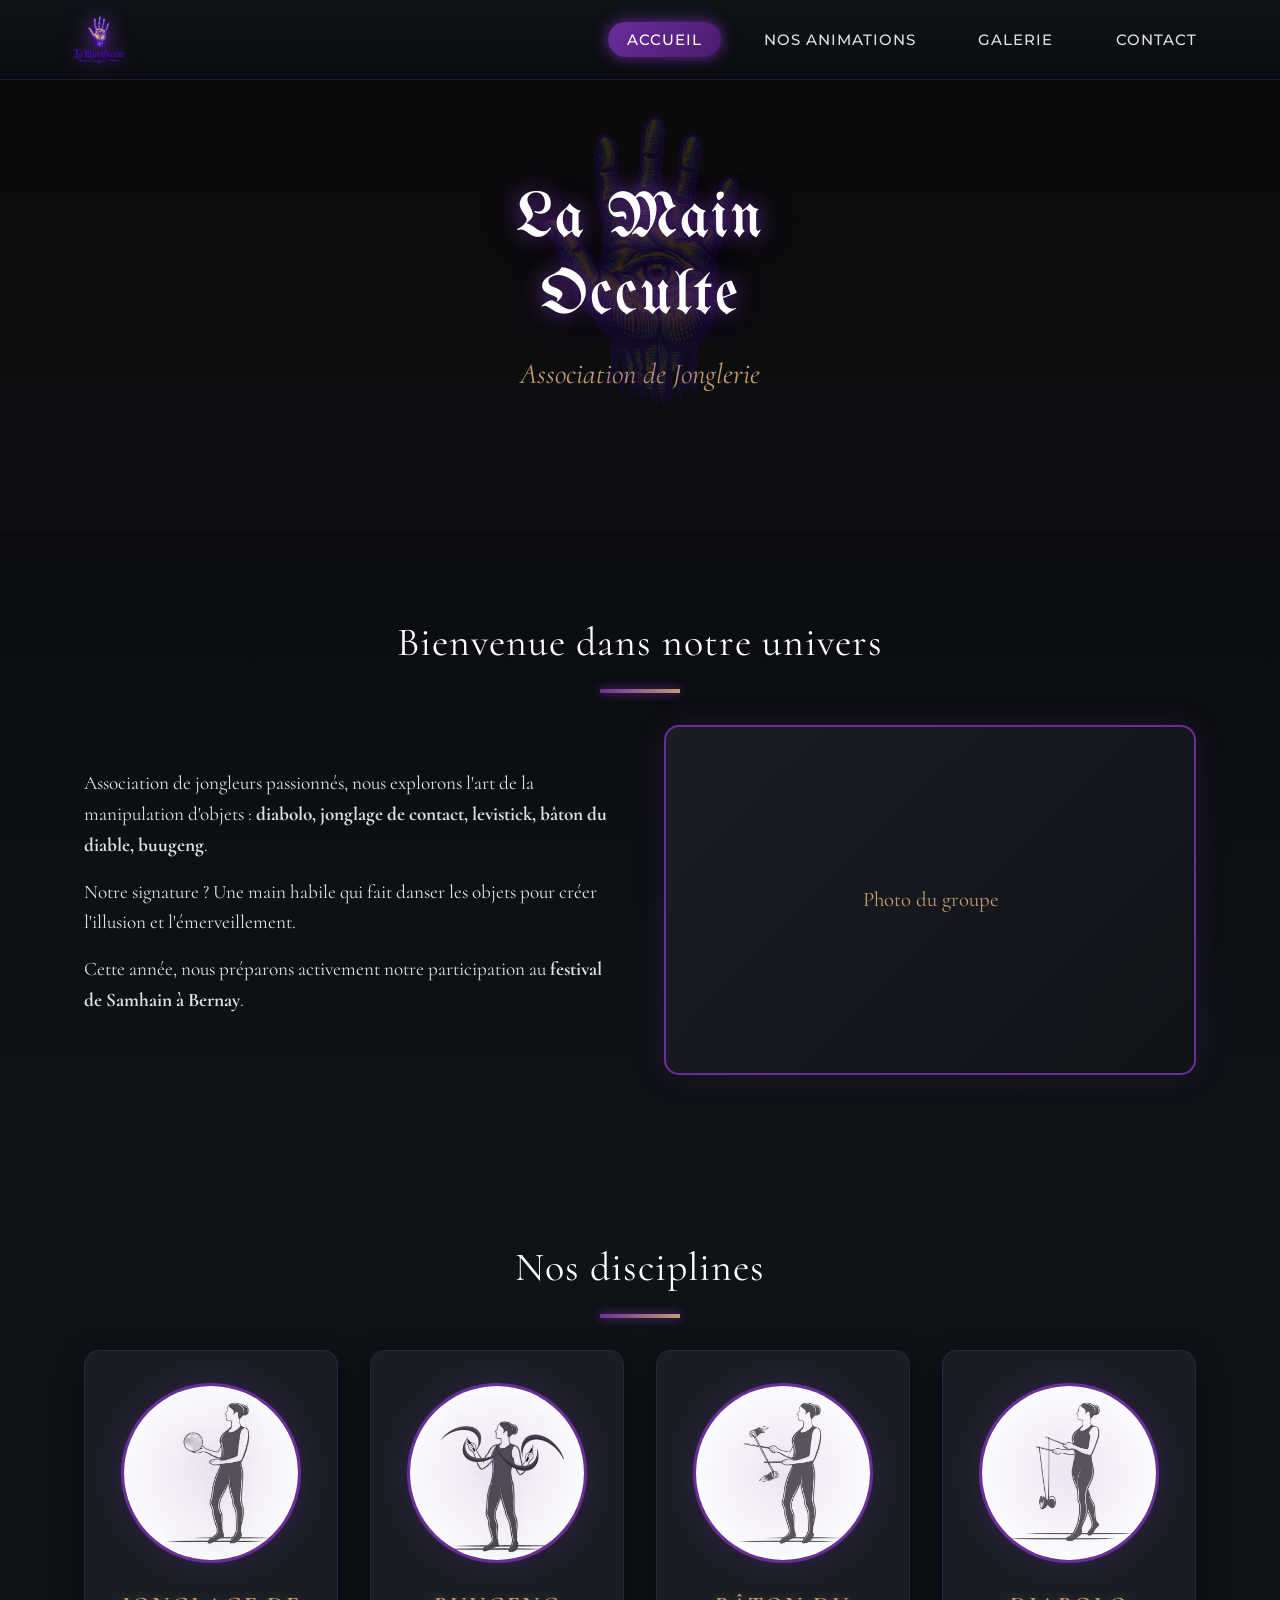
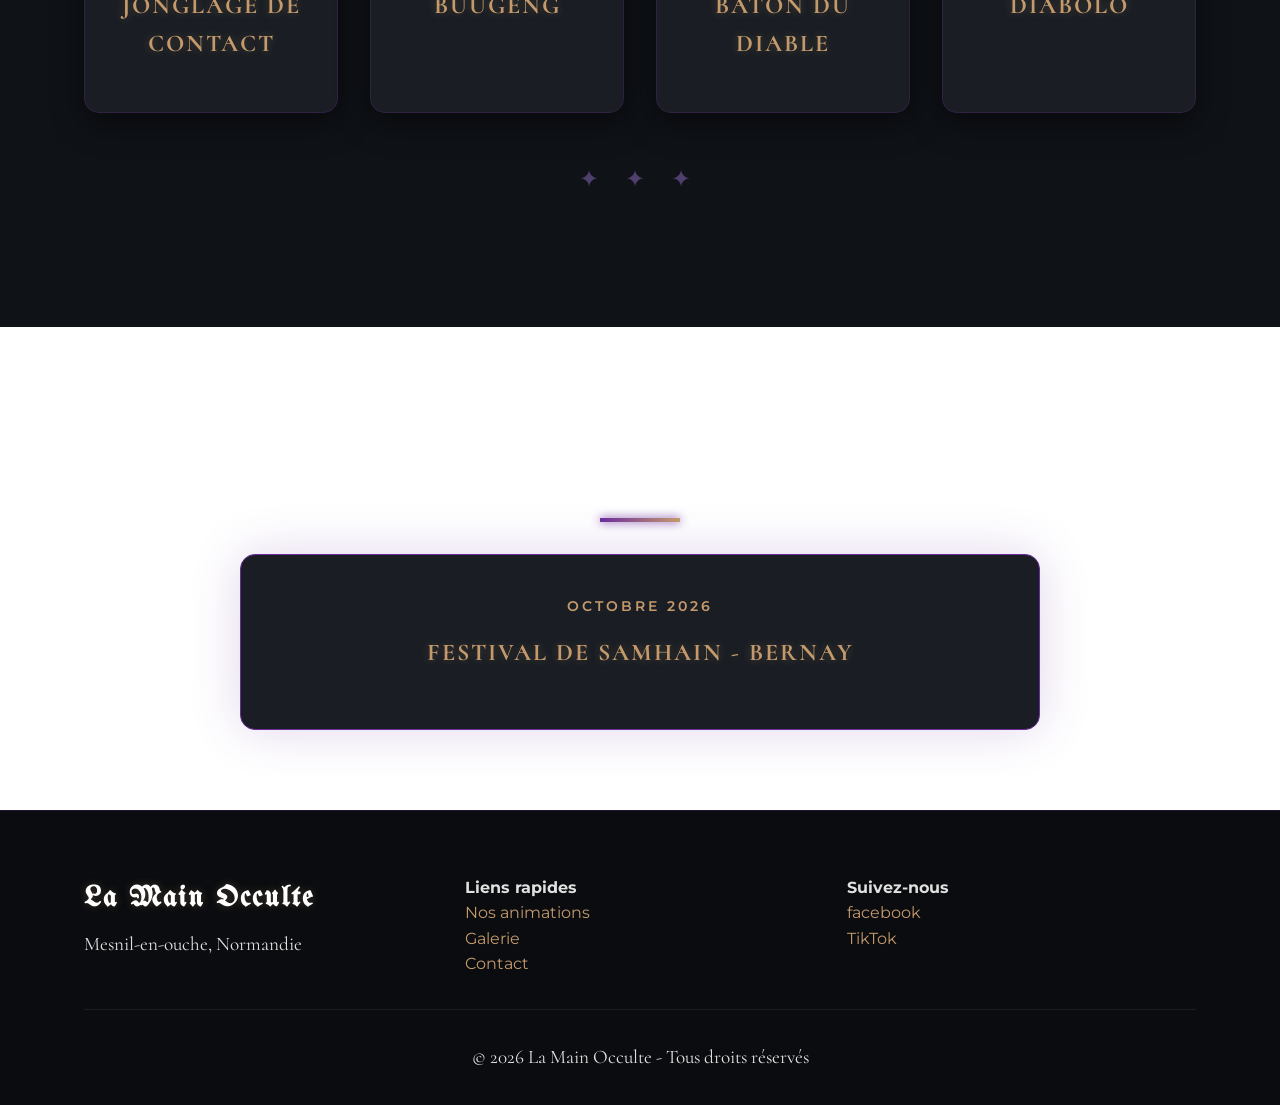
<file: index.html>
<!DOCTYPE html>
<html lang="fr">
<head>
    <meta charset="UTF-8">
    <meta name="viewport" content="width=device-width, initial-scale=1.0">
    <title>La Main Occulte - Jonglerie et arts du cirque</title>
    <link rel="stylesheet" href="style.css">
    <!-- Google Fonts -->
    <link href="https://fonts.googleapis.com/css2?family=UnifrakturMaguntia&family=Cormorant:wght@400;600;700&family=Montserrat:wght@400;600&display=swap" rel="stylesheet">
</head>
<body class="page-accueil">
    <header>
        <nav class="navbar">
            <div class="logo-container">
                <a href="index.html"><img src="img/logo.png" alt="La Main Occulte"></a>
            </div>
            <ul class="nav-links">
                <li><a href="index.html" class="active">Accueil</a></li>
                <li><a href="animations.html">Nos animations</a></li>
                <li><a href="galerie.html">Galerie</a></li>
                <li><a href="contact.html">Contact</a></li>
            </ul>
            <div class="burger">
                <div class="line1"></div>
                <div class="line2"></div>
                <div class="line3"></div>
            </div>
        </nav>
    </header>

    <main>
        <section class="hero">
            <div class="hero-content">
                <h1>La Main Occulte</h1>
                <p class="hero-subtitle">Association de Jonglerie</p>
               
            </div>
        </section>

        <section class="presentation">
            <div class="container">
                <h2>Bienvenue dans notre univers</h2>
                <div class="presentation-content">
                    <div class="presentation-text">
                        <p>Association de jongleurs passionnés, nous explorons l'art de la manipulation d'objets : <strong>diabolo, jonglage de contact, levistick, bâton du diable, buugeng</strong>.</p>
                        <p>Notre signature ? Une main habile qui fait danser les objets pour créer l'illusion et l'émerveillement.</p>
                        <p>Cette année, nous préparons activement notre participation au <strong>festival de Samhain à Bernay</strong>.</p>
                    </div>
                    <div class="presentation-image">
                        <div class="image-placeholder">Photo du groupe</div>
                    </div>
                </div>
            </div>
        </section>

       <!-- Section spécialités (cartes cliquables) -->
<section class="specialites">
    <div class="container">
        <h2>Nos disciplines</h2>
        <div class="specialites-grid">
            <!-- Carte 1 - Jonglage de contact -->
            <a href="disciplines/jonglage-contact.html" class="specialite-card-link">
                <div class="specialite-card">
                    <div class="image-container">
                        <img src="img/contact.jpeg" alt="Jonglage de contact" class="discipline-image">
                    </div>
                    <h3>Jonglage de contact</h3>
                    <div class="card-overlay">
                        <span class="explore-btn">Explorer →</span>
                    </div>
                </div>
            </a>

            <!-- Carte 2 - Buugeng, eightring & levistick -->
            <a href="disciplines/flow-arts.html" class="specialite-card-link">
                <div class="specialite-card">
                    <div class="image-container">
                        <img src="img/buug.png" alt="Buugeng" class="discipline-image">
                    </div>
                    <h3>buugeng</h3>
                    <div class="card-overlay">
                        <span class="explore-btn">Explorer →</span>
                    </div>
                </div>
            </a>

            <!-- Carte 3 - Bâton du diable -->
            <a href="disciplines/baton-diable.html" class="specialite-card-link">
                <div class="specialite-card">
                    <div class="image-container">
                        <img src="img/devil-sticks-.jpg" alt="Bâton du diable" class="discipline-image">
                    </div>
                    <h3>Bâton du diable</h3>
                    <div class="card-overlay">
                        <span class="explore-btn">Explorer →</span>
                    </div>
                </div>
            </a>

            <!-- Carte 4 - Diabolo -->
            <a href="disciplines/diabolo.html" class="specialite-card-link">
                <div class="specialite-card">
                    <div class="image-container">
                        <img src="img/diablo.jpg" alt="Diabolo" class="discipline-image">
                    </div>
                    <h3>Diabolo</h3>
                    <div class="card-overlay">
                        <span class="explore-btn">Explorer →</span>
                    </div>
                </div>
            </a>
        </div>
    </div>
</section>

        <section class="actualites">
            <div class="container">
                <h2>À venir</h2>
                <div class="actu-card">
                    <div class="actu-date">octobre 2026</div>
                    <h3><a class="rezo" href="//samhain.fr/">Festival de Samhain - Bernay</a></h3>
                </div>
            </div>
        </section>
    </main>

    <footer>
        <div class="container">
            <div class="footer-content">
                <div class="footer-info">
                    <h3>La Main Occulte</h3>
                    <p>Mesnil-en-ouche, Normandie</p>
                </div>
                <div class="footer-links">
                    <h4>Liens rapides</h4>
                    <ul>
                        <li><a href="animations.html">Nos animations</a></li>
                        <li><a href="galerie.html">Galerie</a></li>
                        <li><a href="contact.html">Contact</a></li>
                    </ul>
                </div>
                <div class="footer-social">
                    <h4>Suivez-nous</h4>
                    <a class="rezo" href="https://www.facebook.com/profile.php?id=61584136633572">facebook</a>
                    <a class="rezo" href="//www.tiktok.com/@la_main_occulte_">TikTok</a>
                </div>
            </div>
            <div class="footer-bottom">
                <p>&copy; 2026 La Main Occulte - Tous droits réservés</p>
            </div>
        </div>
    </footer>

    <!-- Overlay pour le menu mobile -->
    <div class="menu-overlay" id="menuOverlay"></div>

    <!-- Scripts externes -->
    <script src="script.js"></script>
</body>
</html>
</file>
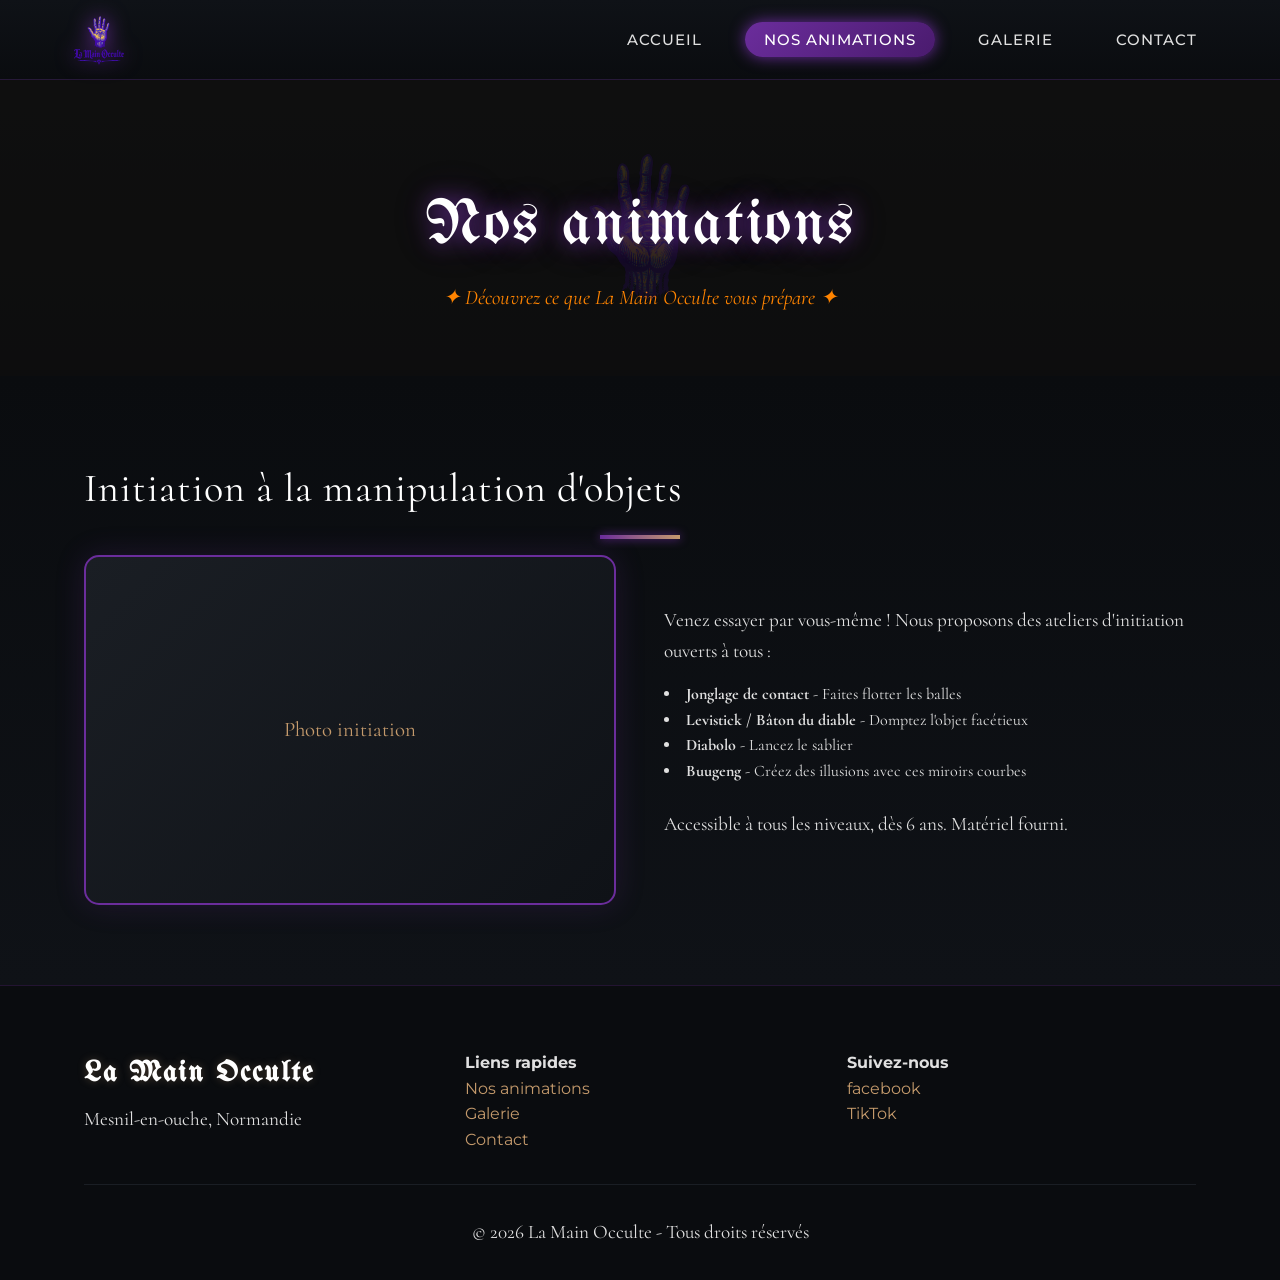
<file: animations.html>
<!DOCTYPE html>
<html lang="fr">
<head>
    <meta charset="UTF-8">
    <meta name="viewport" content="width=device-width, initial-scale=1.0">
    <title>Nos animations - La Main Occulte</title>
    <link rel="stylesheet" href="style.css">
    <!-- Google Fonts : UnifrakturMaguntia + Cormorant + Montserrat -->
    <link href="https://fonts.googleapis.com/css2?family=UnifrakturMaguntia&family=Cormorant:wght@400;600;700&family=Montserrat:wght@400;600&display=swap" rel="stylesheet">
</head>
<body class="page-animations">
    <header>
        <nav class="navbar">
           <div class="logo-container">
    <a href="index.html"><img src="img/logo.png" alt="La Main Occulte"></a>
</div>
            <ul class="nav-links">
                <li><a href="index.html">Accueil</a></li>
                <li><a href="animations.html" class="active">Nos animations</a></li>
                <li><a href="galerie.html">Galerie</a></li>
                <li><a href="contact.html">Contact</a></li>
            </ul>
            <div class="burger">
                <div class="line1"></div>
                <div class="line2"></div>
                <div class="line3"></div>
            </div>
        </nav>
    </header>

    <main>
       <section class="page-header">
    <div class="container">
        <h1>Nos animations</h1>
        <p>✦ Découvrez ce que La Main Occulte vous prépare ✦</p>
    </div>
</section>

        <section class="animations" style="padding: 5rem 0;">
            <div class="container">
                <!-- Escape game (à décommenter plus tard)
                <div class="animation-block" style="margin-bottom: 5rem;">
                    <h2 style="text-align: left; margin-bottom: 1rem;">L'escape game Rutabaga</h2>
                    <p style="font-size: 1.2rem; color: #6a0dad; margin-bottom: 1.5rem;">Nouveau pour le festival Samhain 2026</p>
                    <div style="display: grid; grid-template-columns: 1fr 1fr; gap: 3rem; align-items: center;">
                        <div>
                            <p>Plongez dans les mésaventures de la sorcière Rutabaga ! Après avoir tout perdu au casino sur les conseils trompeurs d'une voyante, elle a besoin de votre aide.</p>
                            <p style="margin-top: 1rem;"><strong>Thème 2026 : "Fée et Volva"</strong> - Un univers mystique entre prophéties et magie ancestrale.</p>
                            <p style="margin-top: 1rem;">À travers des épreuves mêlant jonglerie et réflexion, découvrez pourquoi la voyante a menti... et aidez Rutabaga à se venger (ou à se réconcilier).</p>
                            <p style="margin-top: 1.5rem; font-weight: 600;">Durée : 30-45 minutes - À partir de 8 ans</p>
                        </div>
                        <div class="image-placeholder">Image escape game</div>
                    </div>
                </div>
                -->

                <!-- Initiation -->
                <div class="animation-block">
                    <h2 style="text-align: left; margin-bottom: 1rem;">Initiation à la manipulation d'objets</h2>
                    <div style="display: grid; grid-template-columns: 1fr 1fr; gap: 3rem; align-items: center;">
                        <div class="image-placeholder">Photo initiation</div>
                        <div>
                            <p>Venez essayer par vous-même ! Nous proposons des ateliers d'initiation ouverts à tous :</p>
                            <ul style="margin-top: 1rem; list-style-position: inside;">
                                <li><strong>Jonglage de contact</strong> - Faites flotter les balles</li>
                                <li><strong>Levistick / Bâton du diable</strong> - Domptez l'objet facétieux</li>
                                <li><strong>Diabolo</strong> - Lancez le sablier</li>
                                 <li><strong>Buugeng</strong> - Créez des illusions avec ces miroirs courbes</li>
                            </ul>
                            <p style="margin-top: 1.5rem;">Accessible à tous les niveaux, dès 6 ans. Matériel fourni.</p>
                        </div>
                    </div>
                </div>
            </div>
        </section>
    </main>

    <footer>
        <div class="container">
            <div class="footer-content">
                <div class="footer-info">
                    <h3>La Main Occulte</h3>
                    <p>Mesnil-en-ouche, Normandie</p>
                </div>
                <div class="footer-links">
                    <h4>Liens rapides</h4>
                    <ul>
                        <li><a href="animations.html">Nos animations</a></li>
                        <li><a href="galerie.html">Galerie</a></li>
                        <li><a href="contact.html">Contact</a></li>
                    </ul>
                </div>
                <div class="footer-social">
                    <h4>Suivez-nous</h4>
                     <a class="rezo" href="https://www.facebook.com/profile.php?id=61584136633572">facebook</a>
                             <a class="rezo" href="//www.tiktok.com/@la_main_occulte_">TikTok</a>
                </div>
            </div>
            <div class="footer-bottom">
                <p>&copy; 2026 La Main Occulte - Tous droits réservés</p>
            </div>
        </div>
    </footer>

    <!-- Overlay pour le menu mobile -->
    <div class="menu-overlay" id="menuOverlay"></div>

    <script>
        const burger = document.querySelector('.burger');
        const nav = document.querySelector('.nav-links');
        const overlay = document.getElementById('menuOverlay');
        
        burger.addEventListener('click', () => {
            nav.classList.toggle('nav-active');
            burger.classList.toggle('toggle');
            overlay.classList.toggle('active');
            document.body.style.overflow = nav.classList.contains('nav-active') ? 'hidden' : 'auto';
        });
        
        overlay.addEventListener('click', () => {
            nav.classList.remove('nav-active');
            burger.classList.remove('toggle');
            overlay.classList.remove('active');
            document.body.style.overflow = 'auto';
        });
        
        document.querySelectorAll('.nav-links a').forEach(link => {
            link.addEventListener('click', () => {
                nav.classList.remove('nav-active');
                burger.classList.remove('toggle');
                overlay.classList.remove('active');
                document.body.style.overflow = 'auto';
            });
        });
    </script>
    <script src="script.js"></script>
</body>
</html>
</file>
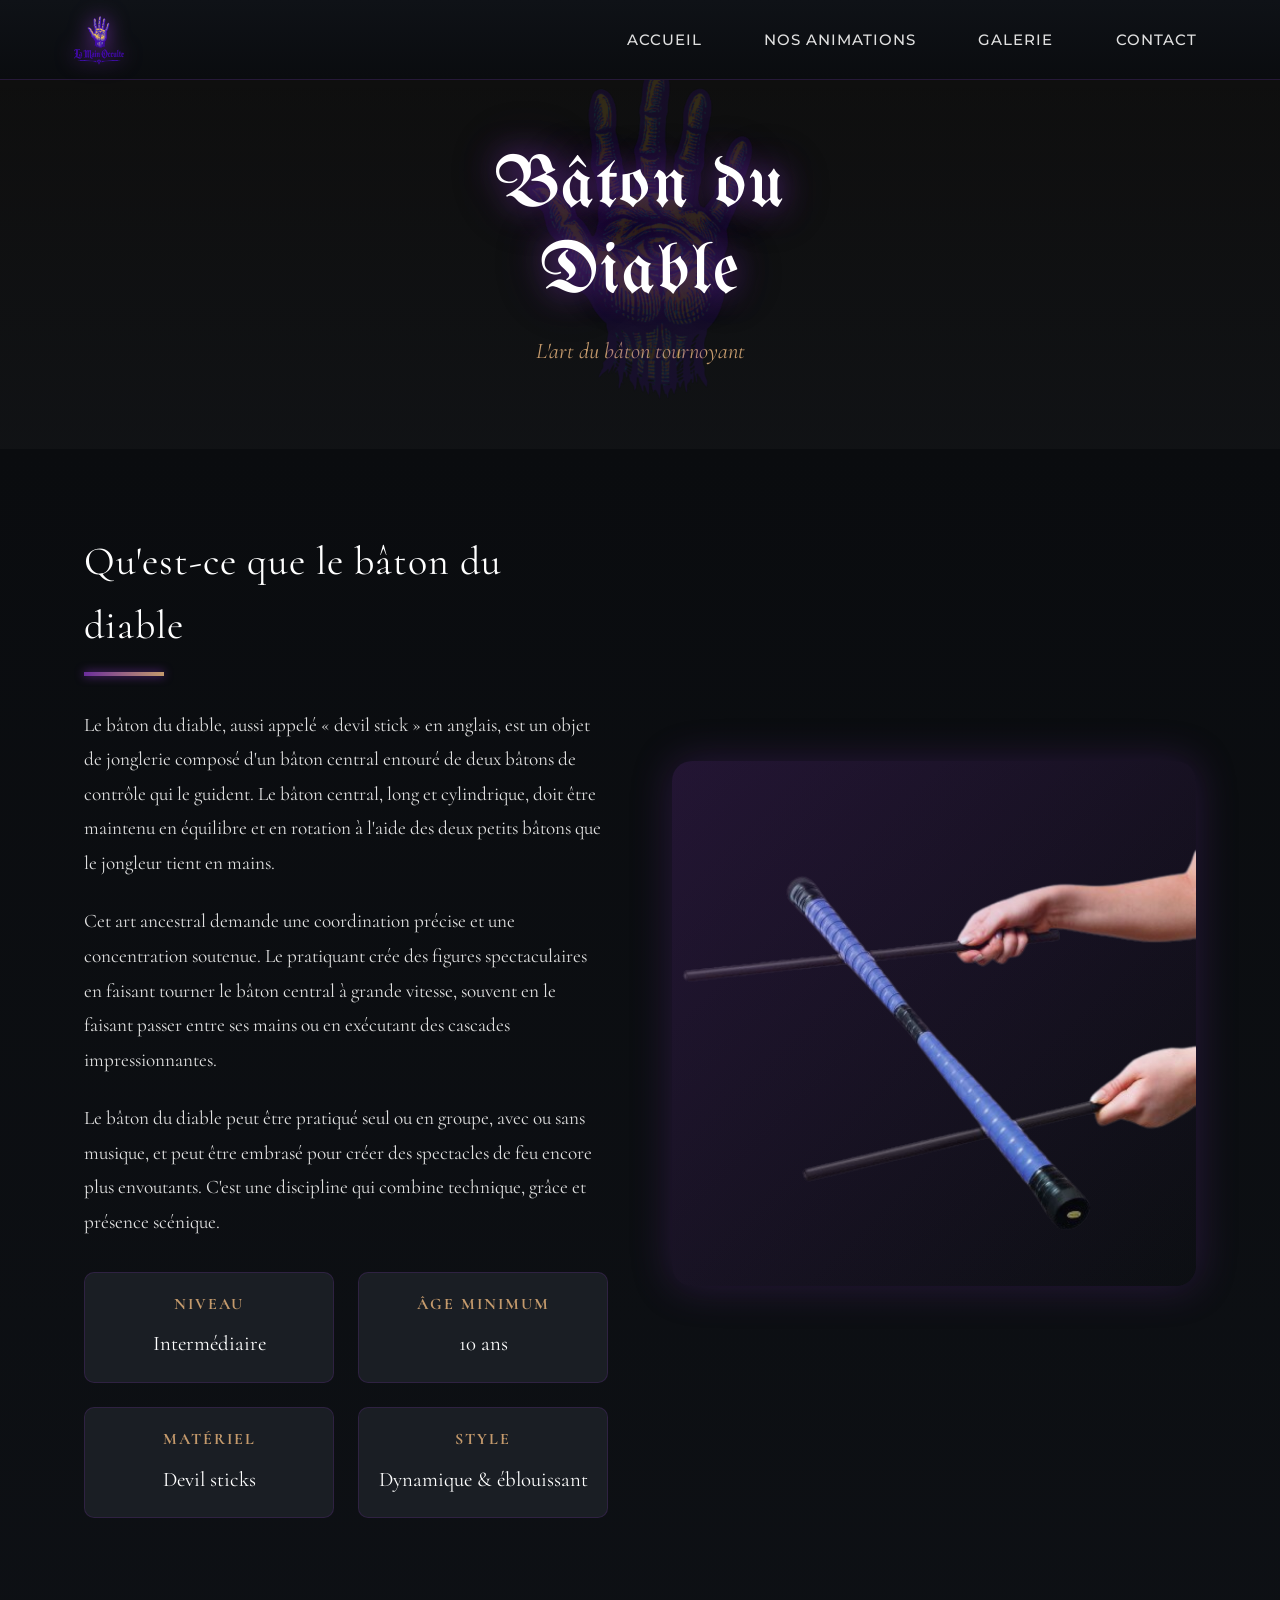
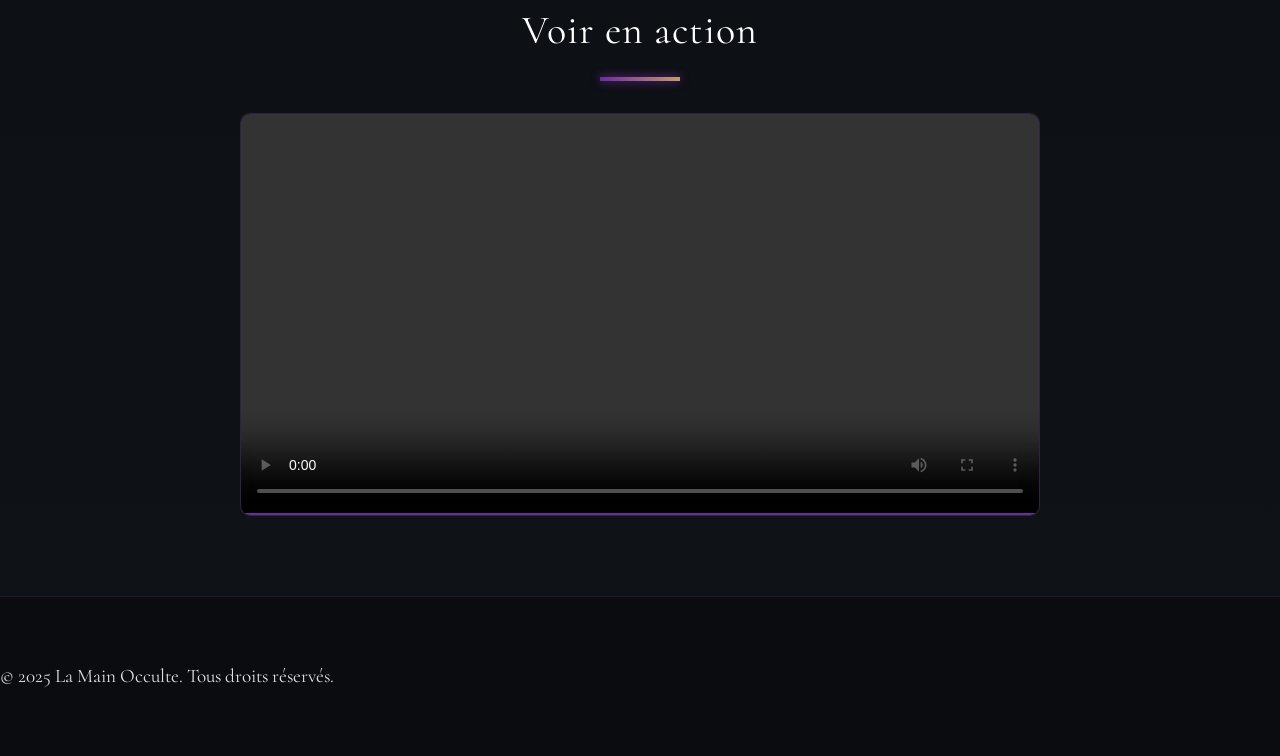
<file: disciplines/baton-diable.html>
<!DOCTYPE html>
<html lang="fr">
<head>
    <meta charset="UTF-8">
    <meta name="viewport" content="width=device-width, initial-scale=1.0">
    <title>Bâton du Diable - La Main Occulte</title>
    <link rel="stylesheet" href="../style.css">
    <!-- Google Fonts -->
    <link href="https://fonts.googleapis.com/css2?family=UnifrakturMaguntia&family=Cormorant:wght@400;600;700&family=Montserrat:wght@400;600&display=swap" rel="stylesheet">
</head>
<body class="page-discipline">
    <header>
        <nav class="navbar">
            <div class="logo-container">
                <a href="../index.html"><img src="../img/logo.png" alt="La Main Occulte"></a>
            </div>
            <ul class="nav-links">
                <li><a href="../index.html">Accueil</a></li>
                <li><a href="../animations.html">Nos animations</a></li>
                <li><a href="../galerie.html">Galerie</a></li>
                <li><a href="../contact.html">Contact</a></li>
            </ul>
            <div class="burger">
                <div class="line1"></div>
                <div class="line2"></div>
                <div class="line3"></div>
            </div>
        </nav>
    </header>

    <main>
        <!-- Hero spécifique à la discipline -->
        <section class="discipline-hero">
            <div class="discipline-hero-content">
                <h1>Bâton du Diable</h1>
                <p>L'art du bâton tournoyant</p>
            </div>
        </section>

        <!-- Contenu principal -->
        <section class="discipline-content">
            <div class="container">
                <!-- Description et stats -->
                <div class="discipline-grid">
                    <div class="discipline-info">
                        <h2>Qu'est-ce que le bâton du diable</h2>
                        <p>Le bâton du diable, aussi appelé « devil stick » en anglais, est un objet de jonglerie composé d'un bâton central entouré de deux bâtons de contrôle qui le guident. Le bâton central, long et cylindrique, doit être maintenu en équilibre et en rotation à l'aide des deux petits bâtons que le jongleur tient en mains.</p>
                        
                        <p>Cet art ancestral demande une coordination précise et une concentration soutenue. Le pratiquant crée des figures spectaculaires en faisant tourner le bâton central à grande vitesse, souvent en le faisant passer entre ses mains ou en exécutant des cascades impressionnantes.</p>
                        
                        <p>Le bâton du diable peut être pratiqué seul ou en groupe, avec ou sans musique, et peut être embrasé pour créer des spectacles de feu encore plus envoutants. C'est une discipline qui combine technique, grâce et présence scénique.</p>
                        
                        <div class="discipline-stats">
                            <div class="stat-item">
                                <h4>Niveau</h4>
                                <p>Intermédiaire</p>
                            </div>
                            <div class="stat-item">
                                <h4>Âge minimum</h4>
                                <p>10 ans</p>
                            </div>
                            <div class="stat-item">
                                <h4>Matériel</h4>
                                <p>Devil sticks</p>
                            </div>
                            <div class="stat-item">
                                <h4>Style</h4>
                                <p>Dynamique & éblouissant</p>
                            </div>
                        </div>
                    </div>
                    
                    <div class="discipline-image-large">
                        <img src="../img/baton-diable.png" alt="Bâton du diable en action">
                    </div>
                </div>

                 <!-- Vidéo de démonstration -->
                <div class="video-showcase">
                    <h2>Voir en action</h2>
                    <div class="video-item">
                        <video controls width="100%">
                            <source src="../img/videos/Baton-du-diable.mp4" type="video/mp4">
                            Votre navigateur ne supporte pas la vidéo.
                        </video>
                    </div>
                </div>

            </div>
        </section>
    </main>

    <footer>
        <div class="footer-content">
            <p>&copy; 2025 La Main Occulte. Tous droits réservés.</p>
        </div>
    </footer>

    <script src="../script.js"></script>
</body>
</html>
</file>
<file: style.css>
/* ===== RESET ET BASE ===== */
* {
    margin: 0;
    padding: 0;
    box-sizing: border-box;
}

body {
    font-family: 'Cormorant', serif;
    color: #e0e0e0;
    line-height: 1.6;
    background: linear-gradient(rgba(0, 0, 0, 0.8), rgba(10, 12, 15, 0.9));
    background-size: cover;
    background-position: center;
    background-attachment: fixed;
}

.container {
    width: 90%;
    max-width: 1200px;
    margin: 0 auto;
    padding: 0 20px;
}

/* ===== TYPOGRAPHIE H1 UNIFORMISÉE ===== */
h1 {
    font-family: 'UnifrakturMaguntia', cursive;
    font-size: 4rem;
    font-weight: normal;
    color: #ffffff;
    text-shadow: 0 0 20px #6b2d9c, 0 0 40px rgba(107, 45, 156, 0.3);
    letter-spacing: 2px;
    line-height: 1.2;
    margin: 0 auto 1rem;
    text-align: center;
    transition: text-shadow 0.3s ease;
    max-width: 90%;
}

/* Ajustement pour mobile */
@media screen and (max-width: 768px) {
    h1 {
        font-size: 2.8rem;
    }
}

@media screen and (max-width: 480px) {
    h1 {
        font-size: 2.2rem;
    }
}

/* ===== EFFET DE FOND POUR LES H1 ===== */
h1 {
    position: relative;
    z-index: 1;
}

h1::before {
    content: '';
    position: absolute;
    top: 50%;
    left: 50%;
    transform: translate(-50%, -50%);
    width: 120%;
    height: 200%;
    background-image: url('img/logo2.PNG'); /* Remplace par ton image */
    background-size: contain;
    background-position: center;
    background-repeat: no-repeat;
    opacity: 0.15; /* Très discret */
    z-index: -1;
    pointer-events: none;
    animation: h1Glow 4s ease-in-out infinite;
}

@keyframes h1Glow {
    0%, 100% {
        opacity: 0.15;
        filter: brightness(1) blur(0px);
    }
    50% {
        opacity: 0.50;
        filter: brightness(1.2) blur(1px);
        transform: translate(-50%, -50%) scale(1.02);
    }
}

/* ===== PAGE HEADER UNIFORMISÉ ===== */
.page-header {
    background: linear-gradient(rgba(0, 0, 0, 0.7), rgba(0, 0, 0, 0.7));
    background-size: cover;
    background-position: center;
    padding: 160px 0 80px;
    text-align: center;
    color: white;
    margin-top: 80px; /* Pour compenser la navbar fixe */
    width: 100%;
}

.page-header .container {
    display: flex;
    flex-direction: column;
    align-items: center;
    justify-content: center;
}

.page-header h1 {
    margin-bottom: 1rem;
}

.page-header p {
    font-size: 1.3rem;
    color: #c49a6c;
    max-width: 700px;
    margin: 0 auto;
    font-style: italic;
}

h1:hover {
    text-shadow: 0 0 30px #c49a6c, 0 0 60px #6b2d9c;
}

h2 {
    font-size: 2.5rem;
    font-weight: normal;
    color: #ffffff;
    text-align: center;
    margin-bottom: 2rem;
    position: relative;
    letter-spacing: 1px;
    transition: text-shadow 0.3s ease;
}

h2:hover {
    text-shadow: 0 0 30px #c49a6c, 0 0 60px #6b2d9c;
}

h2::after {
    content: '';
    display: block;
    width: 80px;
    height: 4px;
    background: linear-gradient(90deg, #6b2d9c, #c49a6c);
    margin: 15px auto 0;
    box-shadow: 0 0 10px #6b2d9c;
}

h3 {
    font-family: 'Cormorant', serif;
    font-size: 1.5rem;
    font-weight: 700;
    color: #c49a6c;
    margin-bottom: 1rem;
    text-transform: uppercase;
    letter-spacing: 2px;
    text-shadow: 0 0 8px rgba(196, 154, 108, 0.3);
}

p {
    font-family: 'Cormorant', serif;
    font-size: 1.2rem;
    color: #e0e0e0;
    margin-bottom: 1rem;
}

/* ===== AJUSTEMENTS DE LA NAVBAR ===== */
.navbar {
    /* Garde ton code existant, juste ajoute une hauteur fixe si besoin */
    height: 80px;
}

/* Pour compenser la navbar fixe sur toutes les pages */
main {
    padding-top: 0;
}



/* ===== UNIFORMISATION DES SECTIONS ===== */
section {
    width: 100%;
}

.container {
    width: 90%;
    max-width: 1200px;
    margin: 0 auto;
    padding: 0 20px;
}

/* ===== NAVIGATION ===== */
.navbar {
    display: flex;
    justify-content: space-between;
    align-items: center;
    padding: 0.5rem 5%;
    background: linear-gradient(180deg, #0f1217 0%, #0a0c0f 100%);
    position: fixed;
    width: 100%;
    top: 0;
    z-index: 2000;
    border-bottom: 1px solid #6b2d9c40;
    font-family: 'Montserrat', sans-serif;
}

.navbar .logo-container {
    height: 70px;
    display: flex;
    align-items: center;
}

.navbar .logo-container a {
    display: flex;
    align-items: center;
    height: 100%;
    text-decoration: none;
}

.navbar .logo-container img {
    height: 100%;
    width: auto;
    max-width: 180px;
    object-fit: contain;
    filter: drop-shadow(0 0 10px #6b2d9c);
    transition: filter 0.3s ease;
}

.navbar .logo-container img:hover {
    filter: drop-shadow(0 0 15px #c49a6c);
}

.nav-links {
    display: flex;
    list-style: none;
    gap: 1.5rem;
    align-items: center;
    margin: 0;
    padding: 0;
}

.nav-links li {
    margin: 0;
}

.nav-links li a {
    color: #e0e0e0;
    text-decoration: none;
    padding: 0.5rem 1.2rem;
    transition: all 0.3s ease;
    border-radius: 30px;
    font-weight: 500;
    text-transform: uppercase;
    letter-spacing: 1px;
    font-size: 0.95rem;
    white-space: nowrap;
}

.nav-links li a:hover,
.nav-links li a.active {
    background: linear-gradient(135deg, #6b2d9c, #4a1b6e);
    color: #ffffff;
    box-shadow: 0 0 15px #6b2d9c;
}

/* Menu Burger */
.burger {
    display: none;
    cursor: pointer;
    z-index: 2001;
}

.burger div {
    width: 25px;
    height: 3px;
    background-color: #c49a6c;
    margin: 5px;
    transition: all 0.3s ease;
    border-radius: 3px;
}

.burger:hover div {
    background-color: #6b2d9c;
}

/* ===== HERO SECTION (UNIQUEMENT SUR INDEX.HTML) ===== */
.hero {
    min-height: 50vh;
    display: flex;
    align-items: center;
    justify-content: center;
    text-align: center;
    margin-top: 80px; /* Correspond à la hauteur de la navbar */
    padding: 2rem 0;
    background: linear-gradient(rgba(0, 0, 0, 0.8), rgba(10, 12, 15, 0.9));
    background-size: cover;
    background-position: center;
}

.hero-content {
    max-width: 800px;
    padding: 0 20px;
}

.hero-content h1 {
    margin-bottom: 1rem;
}

.hero-subtitle {
    font-family: 'Cormorant', serif;
    font-size: 1.8rem;
    color: #c49a6c;
    margin-bottom: 2rem;
    font-style: italic;
}

/* ===== PAGE HEADER UNIFORMISÉ (POUR TOUTES LES PAGES SAUF ACCUEIL) ===== */
.page-header {
    background: linear-gradient(rgba(0, 0, 0, 0.7), rgba(0, 0, 0, 0.7));
    background-size: cover;
    background-position: center;
    padding: 160px 0 80px;
    text-align: center;
    color: white;
    margin-top: 80px; /* Même valeur que le hero */
    width: 100%;
}

.page-header .container {
    display: flex;
    flex-direction: column;
    align-items: center;
    justify-content: center;
}

.page-header h1 {
    margin-bottom: 1rem;
}

.page-header p {
    font-size: 1.3rem;
    color: #c49a6c;
    max-width: 700px;
    margin: 0 auto;
    font-style: italic;
}

/* ===== BOUTONS ===== */
.btn {
    display: inline-block;
    padding: 15px 40px;
    background: linear-gradient(135deg, #6b2d9c, #4a1b6e);
    color: white;
    text-decoration: none;
    border-radius: 50px;
    font-family: 'Montserrat', sans-serif;
    font-weight: 600;
    text-transform: uppercase;
    letter-spacing: 2px;
    font-size: 1rem;
    transition: all 0.3s ease;
    border: none;
    cursor: pointer;
    box-shadow: 0 5px 15px rgba(107, 45, 156, 0.4);
    position: relative;
    overflow: hidden;
}

.btn::before {
    content: '';
    position: absolute;
    top: 0;
    left: -100%;
    width: 100%;
    height: 100%;
    background: linear-gradient(90deg, transparent, rgba(255,255,255,0.2), transparent);
    transition: left 0.5s ease;
}

.btn:hover::before {
    left: 100%;
}

.btn:hover {
    transform: translateY(-2px);
    box-shadow: 0 8px 25px rgba(107, 45, 156, 0.6);
    animation: pulse 2s infinite;
}

@keyframes pulse {
    0% { box-shadow: 0 0 10px #6b2d9c; }
    50% { box-shadow: 0 0 20px #c49a6c; }
    100% { box-shadow: 0 0 10px #6b2d9c; }
}

/* ===== SECTION PRÉSENTATION ===== */
.presentation {
    padding: 5rem 0;
    background: linear-gradient(180deg, #0a0c0f 0%, #0f1217 100%);
}

.presentation-content {
    display: grid;
    grid-template-columns: 1fr 1fr;
    gap: 3rem;
    align-items: center;
}

.image-placeholder {
    background: linear-gradient(135deg, #1a1e24, #0f1217);
    height: 350px;
    display: flex;
    align-items: center;
    justify-content: center;
    border-radius: 15px;
    border: 2px solid #6b2d9c;
    box-shadow: 0 0 30px rgba(107, 45, 156, 0.2);
    color: #c49a6c;
    font-family: 'Cormorant', serif;
    font-size: 1.3rem;
    text-align: center;
    position: relative;
    overflow: hidden;
}

/* ===== SECTION SPÉCIALITÉS ===== */
.specialites {
    padding: 5rem 0 8rem; /* Augmente le padding-bottom pour plus d'espace */
    background: #0f1217;
}

.specialites-grid {
    display: grid;
    grid-template-columns: repeat(auto-fit, minmax(250px, 1fr));
    gap: 2rem;
    margin-top: 2rem;
}

.specialite-card {
    background: #1a1e24;
    padding: 2rem 1.5rem;
    border-radius: 15px;
    text-align: center;
    transition: all 0.3s ease;
    border: 1px solid #6b2d9c40;
    box-shadow: 0 10px 30px rgba(0,0,0,0.5);
    position: relative;
    overflow: hidden;
}

.specialite-card::before {
    content: '';
    position: absolute;
    top: 0;
    left: 0;
    right: 0;
    bottom: 0;
    border: 2px solid transparent;
    border-radius: 15px;
    transition: all 0.3s ease;
}

.specialite-card:hover::before {
    border-color: #6b2d9c;
    box-shadow: 0 0 30px #6b2d9c, inset 0 0 20px rgba(107, 45, 156, 0.3);
    animation: borderGlow 2s infinite;
}

@keyframes borderGlow {
    0% { border-color: #6b2d9c; }
    50% { border-color: #c49a6c; }
    100% { border-color: #6b2d9c; }
}

.specialite-card:hover {
    transform: translateY(-5px);
    border-color: #6b2d9c;
    box-shadow: 0 15px 40px rgba(107, 45, 156, 0.3);
}

/* ===== SÉPARATEUR MYSTIQUE ===== */
.specialites::after {
    content: '✦ ✦ ✦';
    display: block;
    text-align: center;
    color: #8e6cc4;
    font-size: 1.5rem;
    letter-spacing: 10px;
    margin-top: 3rem;
    opacity: 0.5;
}

.image-container {
    width: 180px;
    height: 180px;
    margin: 0 auto 1.5rem;
    border-radius: 50%;
    overflow: hidden;
    display: flex;
    align-items: center;
    justify-content: center;
    background: #0f1217;
    border: 3px solid #6b2d9c;
    box-shadow: 0 0 30px rgba(107, 45, 156, 0.3);
    position: relative;
}

.image-container::after {
    content: '';
    position: absolute;
    top: -10%;
    left: -10%;
    width: 120%;
    height: 120%;
    background: radial-gradient(circle, #6b2d9c40 0%, transparent 70%);
    opacity: 0.5;
}

.discipline-image {
    width: 100%;
    height: 100%;
    object-fit: cover;
    display: block;
    transition: transform 0.5s ease;
}

.specialite-card:hover .discipline-image {
    transform: scale(1.1);
}

/* ===== SECTION ACTUALITÉS ===== */
.actualites {
    padding: 5rem 0;
    margin-top: 2rem; /* Ajoute une petite marge en plus si nécessaire */
}
.animations {
    background: linear-gradient(180deg, #0a0c0f 0%, #0f1217 100%);
}

.actu-card {
    background: #1a1e24;
    padding: 2.5rem;
    border-radius: 15px;
    max-width: 800px;
    margin: 0 auto;
    border: 1px solid #6b2d9c;
    box-shadow: 0 0 50px rgba(107, 45, 156, 0.2);
    text-align: center;
}

.actu-date {
    font-family: 'Montserrat', sans-serif;
    color: #c49a6c;
    font-weight: 600;
    margin-bottom: 1rem;
    text-transform: uppercase;
    letter-spacing: 3px;
    font-size: 0.9rem;
}

/* ===== PAGE GALERIE ===== */
.page-header {
    background: linear-gradient(rgba(0, 0, 0, 0.7), rgba(0, 0, 0, 0.7));
    background-size: cover;
    background-position: center;
    padding: 162px 0 62px;
    text-align: center;
    color: white;
    margin-top: 26px;
}

.page-header p {
    font-size: 1.3rem;
    color: #ff8400;
    max-width: 700px;
    margin: 0 auto;
    font-style: italic;
}

.galerie-section {
    background: linear-gradient(rgba(0, 0, 0, 0.7), rgba(0, 0, 0, 0.7));
    background-size: cover;
    background-position: center;
    padding: 0px 0 47px;
    text-align: center;
    color: white;
    margin-top: 0px;
}

.galerie-grid {
    display: grid;
    grid-template-columns: repeat(3, 1fr);
    gap: 1.5rem;
    margin: 3rem 0;
}

.galerie-item {
    position: relative;
    border-radius: 10px;
    overflow: hidden;
    cursor: pointer;
    aspect-ratio: 16/9;
    border: 2px solid #6b2d9c40;
    transition: all 0.3s ease;
}

.galerie-item:hover {
    transform: translateY(-5px);
    border-color: #6b2d9c;
    box-shadow: 0 0 30px rgba(107, 45, 156, 0.3);
}

.galerie-item img {
    width: 100%;
    height: 100%;
    object-fit: cover;
    transition: transform 0.5s ease;
}

.galerie-item:hover img {
    transform: scale(1.05);
}

.galerie-caption {
    position: absolute;
    bottom: 0;
    left: 0;
    right: 0;
    background: linear-gradient(to top, rgba(10,12,15,0.9), transparent);
    color: white;
    padding: 1.5rem 1rem 0.8rem;
    transform: translateY(100%);
    transition: transform 0.3s ease;
    text-align: center;
}

.galerie-item:hover .galerie-caption {
    transform: translateY(0);
}

.galerie-caption p {
    font-family: 'Cormorant', serif;
    font-size: 1.1rem;
    color: #c49a6c;
    margin: 0;
}

.galerie-filtres {
    display: flex;
    justify-content: center;
    gap: 1rem;
    margin: 2rem 0 3rem;
    flex-wrap: wrap;
}

.filtre-btn {
    background: transparent;
    border: 2px solid #6b2d9c;
    color: #e0e0e0;
    padding: 0.5rem 1.5rem;
    border-radius: 50px;
    cursor: pointer;
    font-family: 'Montserrat', sans-serif;
    font-weight: 600;
    transition: all 0.3s ease;
}

.filtre-btn:hover,
.filtre-btn.active {
    background: #6b2d9c;
    color: white;
    box-shadow: 0 0 15px #6b2d9c;
}

/* ===== SECTION VIDÉO ===== */
.video-section {
    padding: 4rem 0;
    background: #0f1217;
    border-top: 1px solid #6b2d9c40;
    border-bottom: 1px solid #6b2d9c40;
}

.video-grid {
    display: grid;
    grid-template-columns: repeat(2, 1fr);
    gap: 2rem;
    margin-top: 2rem;
}

.video-item {
    background: #1a1e24;
    border-radius: 10px;
    overflow: hidden;
    border: 1px solid #6b2d9c40;
    transition: all 0.3s ease;
}

.video-item:hover {
    transform: translateY(-5px);
    border-color: #6b2d9c;
    box-shadow: 0 0 30px rgba(107, 45, 156, 0.3);
}

.video-item video {
    width: 100%;
    height: auto;
    display: block;
    border-bottom: 2px solid #6b2d9c;
    background: #0f1217;
}

.video-item p {
    padding: 1rem;
    text-align: center;
    font-size: 1.1rem;
}

/* ===== PAGE CONTACT ===== */
.contact {
    background: linear-gradient(rgba(0, 0, 0, 0.7), rgba(0, 0, 0, 0.7)), url(images/animations-bg.jpg);
    background-size: cover;
    background-position: center;
    padding: 4rem 0;
    text-align: center;
    color: white;
    margin-top: 0;
}

.contact-form input,
.contact-form textarea {
    background: #1a1e24;
    border: 1px solid #6b2d9c !important;
    color: #e0e0e0;
    font-family: 'Cormorant', serif;
    font-size: 1.1rem;
}

.contact-form input:focus,
.contact-form textarea:focus {
    outline: none;
    border-color: #c49a6c !important;
    box-shadow: 0 0 15px #6b2d9c;
}

/* ===== MODAL POUR AGRANDIR LES IMAGES ===== */
.modal {
    display: none;
    position: fixed;
    z-index: 3000;
    top: 0;
    left: 0;
    width: 100%;
    height: 100%;
    background-color: rgba(0,0,0,0.95);
    backdrop-filter: blur(5px);
    align-items: center;
    justify-content: center;
}

.modal.active {
    display: flex;
}

.modal-content {
    max-width: 90%;
    max-height: 90%;
    position: relative;
}

.modal-content img {
    width: auto;
    max-width: 100%;
    max-height: 80vh;
    height: auto;
    object-fit: contain;
    border: 3px solid #6b2d9c;
    border-radius: 10px;
    box-shadow: 0 0 50px rgba(107, 45, 156, 0.5);
}

.modal-close {
    position: absolute;
    top: -40px;
    right: 0;
    color: white;
    font-size: 3rem;
    cursor: pointer;
    transition: color 0.3s ease;
}

.modal-close:hover {
    color: #c49a6c;
}

.modal-caption {
    position: absolute;
    bottom: -40px;
    left: 0;
    color: #c49a6c;
    font-size: 1.1rem;
}

/* ===== FOOTER ===== */
footer {
    background: #0a0c0f;
    color: #e0e0e0;
    padding: 4rem 0 1rem;
    border-top: 1px solid #6b2d9c40;
    font-family: 'Montserrat', sans-serif;
}

.footer-content {
    display: grid;
    grid-template-columns: repeat(auto-fit, minmax(250px, 1fr));
    gap: 2rem;
    margin-bottom: 2rem;
}

.footer-info h3 {
    font-family: 'UnifrakturMaguntia', cursive;
    color: #ffffff;
    font-size: 1.8rem;
    margin-bottom: 0.5rem;
    text-transform: none;
}

.footer-links ul {
    list-style: none;
}

.rezo{
    color: #c49a6c;
    display: grid;
    grid-template-columns: repeat(auto-fit, minmax(250px, 1fr));
    list-style: none;
    text-decoration: none;
     justify-content: center;
}

.rezo:hover {
    text-shadow: 0 0 50px #c49a6c, 0 0 60px #6b2d9c;
}

.rezo::after {
   
    background: linear-gradient(90deg, #6b2d9c, #c49a6c);
    margin: 15px auto 0;
    box-shadow: 0 0 30px #6b2d9c;
}


.footer-links ul li a {
    color: #c49a6c;
    text-decoration: none;
    transition: all 0.3s ease;
    font-size: 1rem;
}

.footer-links ul li a:hover {
    color: #ffffff;
    padding-left: 5px;
}

.footer-bottom {
    text-align: center;
    padding-top: 2rem;
    border-top: 1px solid #1a1e24;
    font-size: 0.9rem;
    color: #888;
}

/* Animation burger améliorée */
.toggle .line1 {
    transform: rotate(-45deg) translate(-5px, 6px);
    background-color: #6b2d9c;
    width: 30px;
}

.toggle .line2 {
    opacity: 0;
    transform: translateX(-10px);
}

.toggle .line3 {
    transform: rotate(45deg) translate(-5px, -6px);
    background-color: #6b2d9c;
    width: 30px;
}

/* Overlay sombre quand le menu est ouvert */
.menu-overlay {
    display: none;
    position: fixed;
    top: 0;
    left: 0;
    width: 100%;
    height: 100%;
    background: rgba(0, 0, 0, 0.5);
    backdrop-filter: blur(3px);
    z-index: 1999;
    opacity: 0;
    transition: opacity 0.3s ease;
}

.menu-overlay.active {
    display: block;
    opacity: 1;
}

/* ===== RESPONSIVE ===== */
@media screen and (max-width: 992px) {
    .specialites-grid {
        grid-template-columns: repeat(2, 1fr);
    }
    
    .galerie-grid {
        grid-template-columns: repeat(2, 1fr);
    }
    
    .video-grid {
        grid-template-columns: 1fr;
    }
    
    h1 {
        font-size: 3rem;
    }
    
    h2 {
        font-size: 2.2rem;
    }
    
    .nav-links {
        gap: 0.8rem;
    }
    
    .nav-links li a {
        padding: 0.4rem 0.8rem;
        font-size: 0.85rem;
    }
}

@media screen and (max-width: 768px) {
    .nav-links {
        position: fixed;
        right: 0;
        top: 0;
        height: 100vh;
        width: 70%;
        max-width: 300px;
        background: linear-gradient(135deg, #0f1217 0%, #0a0c0f 100%);
        flex-direction: column;
        justify-content: center;
        gap: 2rem;
        transform: translateX(100%);
        transition: transform 0.4s ease-in-out;
        padding: 2rem;
        border-left: 2px solid #6b2d9c;
        box-shadow: -5px 0 30px rgba(0,0,0,0.5);
        z-index: 2000;
    }
    
    .nav-links.nav-active {
        transform: translateX(0);
    }
    
    .nav-links li {
        width: 100%;
        text-align: center;
        opacity: 0;
        animation: navLinkFade 0.5s ease forwards;
    }
    
    .nav-links li:nth-child(1) { animation-delay: 0.1s; }
    .nav-links li:nth-child(2) { animation-delay: 0.2s; }
    .nav-links li:nth-child(3) { animation-delay: 0.3s; }
    .nav-links li:nth-child(4) { animation-delay: 0.4s; }
    
    @keyframes navLinkFade {
        from {
            opacity: 0;
            transform: translateX(50px);
        }
        to {
            opacity: 1;
            transform: translateX(0);
        }
    }
    
    .nav-links li a {
        display: block;
        padding: 1rem;
        font-size: 1.1rem;
        border: 1px solid #6b2d9c40;
        background: rgba(107, 45, 156, 0.1);
    }
    
    .nav-links li a:hover,
    .nav-links li a.active {
        background: linear-gradient(135deg, #6b2d9c, #4a1b6e);
        border-color: transparent;
    }
    
    .burger {
        display: block;
    }
    
    .logo {
        height: 60px;
    }
    
    .presentation-content {
        grid-template-columns: 1fr;
    }
    
    .galerie-grid {
        grid-template-columns: 1fr;
        gap: 1rem;
    }
    
    .page-header {
        padding: 120px 0 60px;
    }
    
    .galerie-filtres {
        gap: 0.5rem;
    }
    
    .filtre-btn {
        padding: 0.4rem 1rem;
        font-size: 0.9rem;
    }
    
    h1 {
        font-size: 2.5rem;
    }
    
    .hero {
        height: 60vh;
    }
    
    .image-container {
        width: 150px;
        height: 150px;
    }
}

@media screen and (max-width: 576px) {
    .specialites-grid {
        grid-template-columns: 1fr;
    }
}
/* ===== AJUSTEMENTS RESPONSIVE POUR LE LOGO ===== */
@media screen and (max-width: 768px) {
    .navbar .logo-container {
        height: 50px; /* Plus petit sur mobile */
    }
    
    .navbar .logo-container img {
        max-width: 140px;
    }
}

@media screen and (max-width: 480px) {
    .navbar .logo-container {
        height: 45px;
    }
    
    .navbar .logo-container img {
        max-width: 120px;
    }
}

/* ===== PAGE CONTACT RESPONSIVE ===== */
.contact {
    background: linear-gradient(rgba(0, 0, 0, 0.7), rgba(0, 0, 0, 0.7)), url(images/animations-bg.jpg);
    background-size: cover;
    background-position: center;
    padding: 4rem 1rem; /* Ajoute des marges latérales */
    color: white;
    margin-top: 0;
}

.contact .container > div {
    display: grid;
    grid-template-columns: 1fr 1fr;
    gap: 2rem;
}

/* Style des cartes d'information */
.contact-info-card {
    background: rgba(26, 30, 36, 0.8);
    backdrop-filter: blur(5px);
    padding: 2rem;
    border-radius: 15px;
    border: 1px solid #6b2d9c40;
}

.contact-info-card h3 {
    color: #c49a6c;
    margin-bottom: 0.5rem;
    font-size: 1.3rem;
}

.contact-info-card p {
    margin-bottom: 1.5rem;
    font-size: 1.1rem;
}

/* Formulaire */
.contact-form {
    background: rgba(0, 0, 0, 0.8) !important;
    backdrop-filter: blur(5px);
    padding: 2rem !important;
    border-radius: 15px !important;
    border: 1px solid #6b2d9c40;
    width: 100%;
}

.contact-form input,
.contact-form textarea {
    background: #1a1e24 !important;
    border: 1px solid #6b2d9c !important;
    color: #e0e0e0 !important;
    font-family: 'Cormorant', serif;
    font-size: 16px !important; /* Empêche le zoom auto sur iPhone */
    padding: 12px !important;
    width: 100%;
    border-radius: 8px;
    margin-bottom: 1rem;
}

.contact-form input:focus,
.contact-form textarea:focus {
    outline: none;
    border-color: #c49a6c !important;
    box-shadow: 0 0 15px #6b2d9c;
}

.contact-form button {
    width: 100%;
    margin-top: 1rem;
}

/* ===== RESPONSIVE POUR IPHONE ===== */
@media screen and (max-width: 768px) {
    .contact .container > div {
        grid-template-columns: 1fr; /* Passe en une seule colonne */
        gap: 2rem;
    }
    
    .contact-info-card {
        text-align: center;
    }
    
    .contact-info-card h3 {
        font-size: 1.2rem;
    }
    
    .contact-info-card p {
        font-size: 1rem;
    }
    
    .contact-form {
        padding: 1.5rem !important;
    }
    
    .contact-form h2 {
        font-size: 1.8rem;
        margin-bottom: 1.5rem;
    }
    
    .contact-form input,
    .contact-form textarea {
        font-size: 16px !important; /* Important pour éviter le zoom sur iPhone */
        padding: 10px !important;
    }
}

@media screen and (max-width: 480px) {
    .contact {
        padding: 2rem 0.5rem;
    }
    
    .contact-info-card {
        padding: 1.5rem;
    }
    
    .contact-info-card h3 {
        font-size: 1.1rem;
    }
    
    .contact-form {
        padding: 1.2rem !important;
    }
    
    .contact-form h2 {
        font-size: 1.5rem;
    }
}

/* ===== CARROUSEL ===== */
.carousel-section {
    padding: 3rem 0 5rem;
    background: linear-gradient(180deg, #0a0c0f 0%, #0f1217 100%);
}

.carousel-container {
    position: relative;
    max-width: 900px;
    margin: 3rem auto;
    overflow: hidden;
    border-radius: 15px;
    box-shadow: 0 0 30px rgba(107, 45, 156, 0.3);
}

.carousel-track-container {
    overflow: hidden;
}

.carousel-track {
    display: flex;
    transition: transform 0.5s ease-in-out;
}

.carousel-slide {
    min-width: 100%;
    position: relative;
    aspect-ratio: 16/9;
    overflow: hidden;
}

.carousel-slide img {
    width: 100%;
    height: 100%;
    object-fit: contain;
    display: block;
}

.slide-caption {
    position: absolute;
    bottom: 0;
    left: 0;
    right: 0;
    background: linear-gradient(to top, rgba(10,12,15,0.9), transparent);
    color: white;
    padding: 2rem 1.5rem 1rem;
    transform: translateY(100%);
    transition: transform 0.4s ease;
}

.carousel-slide:hover .slide-caption {
    transform: translateY(0);
}

.slide-caption h3 {
    color: #c49a6c;
    font-size: 1.5rem;
    margin-bottom: 0.3rem;
}

.slide-caption p {
    font-size: 1.1rem;
    margin: 0;
    opacity: 0.9;
}

/* Boutons de navigation */
.carousel-btn {
    position: absolute;
    top: 50%;
    transform: translateY(-50%);
    background: rgba(107, 45, 156, 0.7);
    color: white;
    border: none;
    width: 50px;
    height: 50px;
    border-radius: 50%;
    font-size: 2rem;
    cursor: pointer;
    z-index: 10;
    display: flex;
    align-items: center;
    justify-content: center;
    transition: all 0.3s ease;
    border: 2px solid #c49a6c;
}

.carousel-btn:hover {
    background: #6b2d9c;
    transform: translateY(-50%) scale(1.1);
    box-shadow: 0 0 20px #6b2d9c;
}

.carousel-btn.prev {
    left: 20px;
}

.carousel-btn.next {
    right: 20px;
}

/* Indicateurs */
.carousel-indicators {
    display: flex;
    justify-content: center;
    gap: 0.8rem;
    margin: 2rem 0;
}

.indicator {
    width: 12px;
    height: 12px;
    border-radius: 50%;
    background: #4a1b6e;
    cursor: pointer;
    transition: all 0.3s ease;
    border: 1px solid #6b2d9c;
}

.indicator.active {
    background: #c49a6c;
    transform: scale(1.3);
    box-shadow: 0 0 15px #c49a6c;
    border-color: #c49a6c;
}

/* Miniatures */
.carousel-thumbnails {
    display: grid;
    grid-template-columns: repeat(auto-fit, minmax(80px, 1fr));
    gap: 0.8rem;
    margin-top: 2rem;
    max-width: 700px;
    margin-left: auto;
    margin-right: auto;
}

.thumbnail {
    aspect-ratio: 1/1;
    border-radius: 8px;
    overflow: hidden;
    cursor: pointer;
    border: 2px solid transparent;
    transition: all 0.3s ease;
    opacity: 0.7;
}

.thumbnail img {
    width: 100%;
    height: 100%;
    object-fit: cover;
}

.thumbnail:hover {
    opacity: 1;
    transform: translateY(-3px);
}

.thumbnail.active {
    border-color: #c49a6c;
    opacity: 1;
    box-shadow: 0 0 20px #6b2d9c;
    transform: scale(1.05);
}

/* ===== BOUTON PLAY/PAUSE ===== */
.carousel-playpause {
    position: absolute;
    bottom: 20px;
    right: 20px;
    background: rgba(107, 45, 156, 0.7);
    color: white;
    border: none;
    width: 45px;
    height: 45px;
    border-radius: 50%;
    font-size: 1.5rem;
    cursor: pointer;
    z-index: 10;
    display: flex;
    align-items: center;
    justify-content: center;
    transition: all 0.3s ease;
    border: 2px solid #c49a6c;
    backdrop-filter: blur(5px);
}

.carousel-playpause:hover {
    background: #6b2d9c;
    transform: scale(1.1);
    box-shadow: 0 0 20px #6b2d9c;
}

@media screen and (max-width: 768px) {
    .carousel-playpause {
        width: 40px;
        height: 40px;
        font-size: 1.2rem;
        bottom: 15px;
        right: 15px;
    }
}

/* Responsive */
@media screen and (max-width: 768px) {
    .carousel-btn {
        width: 40px;
        height: 40px;
        font-size: 1.5rem;
    }
    
    .carousel-btn.prev {
        left: 10px;
    }
    
    .carousel-btn.next {
        right: 10px;
    }
    
    .slide-caption {
        transform: translateY(0); /* Toujours visible sur mobile */
        padding: 1rem;
    }
    
    .slide-caption h3 {
        font-size: 1.2rem;
    }
    
    .slide-caption p {
        font-size: 1rem;
    }
    
    .carousel-thumbnails {
        grid-template-columns: repeat(4, 1fr);
        gap: 0.5rem;
    }
}

@media screen and (max-width: 480px) {
    .carousel-thumbnails {
        grid-template-columns: repeat(3, 1fr);
    }
}

/* ===== CARTES CLIQUABLES ===== */
.specialite-card-link {
    text-decoration: none;
    color: inherit;
    display: block;
    transition: transform 0.3s ease;
}

.specialite-card-link:hover {
    transform: translateY(-8px);
}

.specialite-card {
    position: relative;
    overflow: hidden;
    cursor: pointer;
    height: 100%;
    display: flex;
    flex-direction: column;
}

.card-overlay {
    position: absolute;
    top: 0;
    left: 0;
    width: 100%;
    height: 100%;
    background: rgba(107, 45, 156, 0.85);
    backdrop-filter: blur(3px);
    display: flex;
    align-items: center;
    justify-content: center;
    opacity: 0;
    transition: opacity 0.3s ease;
    border-radius: 15px;
}

.specialite-card:hover .card-overlay {
    opacity: 1;
}

.explore-btn {
    color: white;
    font-family: 'Montserrat', sans-serif;
    font-weight: 600;
    text-transform: uppercase;
    letter-spacing: 2px;
    font-size: 1.2rem;
    padding: 12px 24px;
    border: 2px solid #c49a6c;
    border-radius: 50px;
    background: rgba(0, 0, 0, 0.3);
    transform: translateY(20px);
    transition: all 0.3s ease;
}

.specialite-card:hover .explore-btn {
    transform: translateY(0);
    box-shadow: 0 0 20px #c49a6c;
}

/* Animation de pulsation pour le bouton */
@keyframes btnPulse {
    0%, 100% { box-shadow: 0 0 10px #c49a6c; }
    50% { box-shadow: 0 0 25px #c49a6c, 0 0 40px #6b2d9c; }
}

.specialite-card:hover .explore-btn {
    animation: btnPulse 2s infinite;
}

/* ===== PAGES DISCIPLINES ===== */
.discipline-hero {
    min-height: 40vh;
    display: flex;
    align-items: center;
    justify-content: center;
    text-align: center;
    margin-top: 80px;
    padding: 4rem 0;
    background: linear-gradient(rgba(0, 0, 0, 0.7), rgba(10, 12, 15, 0.8));
    position: relative;
    overflow: hidden;
}

.discipline-hero::before {
    content: '';
    position: absolute;
    top: 0;
    left: 0;
    width: 100%;
    height: 100%;
    background-size: cover;
    background-position: center;
    opacity: 0.2;
    z-index: -1;
}

.discipline-hero-content {
    max-width: 800px;
    padding: 0 20px;
}

.discipline-hero h1 {
    font-size: 4.5rem;
    margin-bottom: 1rem;
    text-shadow: 0 0 30px #6b2d9c, 0 0 60px rgba(107, 45, 156, 0.3);
}

.discipline-hero p {
    font-size: 1.4rem;
    color: #c49a6c;
    font-style: italic;
}

.discipline-content {
    padding: 5rem 0;
    background: linear-gradient(180deg, #0a0c0f 0%, #0f1217 100%);
}

.discipline-grid {
    display: grid;
    grid-template-columns: 1fr 1fr;
    gap: 4rem;
    align-items: center;
    margin-bottom: 4rem;
}

.discipline-info h2 {
    text-align: left;
    margin-bottom: 2rem;
}

.discipline-info h2::after {
    margin-left: 0;
}

.discipline-info p {
    font-size: 1.2rem;
    margin-bottom: 1.5rem;
    line-height: 1.8;
}

.discipline-stats {
    display: grid;
    grid-template-columns: repeat(2, 1fr);
    gap: 1.5rem;
    margin-top: 2rem;
}

.stat-item {
    background: #1a1e24;
    padding: 1.2rem;
    border-radius: 10px;
    border: 1px solid #6b2d9c40;
    text-align: center;
}

.stat-item h4 {
    color: #c49a6c;
    font-size: 1rem;
    text-transform: uppercase;
    letter-spacing: 2px;
    margin-bottom: 0.5rem;
}

.stat-item p {
    font-size: 1.3rem;
    margin: 0;
    color: white;
}

.discipline-image-large {
    position: relative;
    border-radius: 20px;
    overflow: hidden;
    box-shadow: 0 0 40px rgba(107, 45, 156, 0.3);
}

.discipline-image-large img {
    width: 100%;
    height: auto;
    display: block;
    transition: transform 0.5s ease;
}

.discipline-image-large:hover img {
    transform: scale(1.05);
}

.discipline-image-large::after {
    content: '';
    position: absolute;
    top: 0;
    left: 0;
    width: 100%;
    height: 100%;
    background: linear-gradient(135deg, #6b2d9c40, transparent);
    pointer-events: none;
}

.discipline-gallery {
    margin-top: 5rem;
}

.discipline-gallery h2 {
    margin-bottom: 3rem;
}

.gallery-mini-grid {
    display: grid;
    grid-template-columns: repeat(3, 1fr);
    gap: 1.5rem;
}

.gallery-mini-item {
    border-radius: 10px;
    overflow: hidden;
    aspect-ratio: 1/1;
    border: 2px solid #6b2d9c40;
    transition: all 0.3s ease;
}

.gallery-mini-item:hover {
    transform: scale(1.05);
    border-color: #c49a6c;
    box-shadow: 0 0 25px #6b2d9c;
}

.gallery-mini-item img {
    width: 100%;
    height: 100%;
    object-fit: cover;
}

.video-showcase {
    margin-top: 5rem;
    text-align: center;
}

.video-showcase .video-item {
    max-width: 800px;
    margin: 0 auto;
}

.back-to-home {
    text-align: center;
    margin-top: 4rem;
}

.back-btn {
    display: inline-block;
    padding: 15px 40px;
    background: transparent;
    color: white;
    text-decoration: none;
    border: 2px solid #6b2d9c;
    border-radius: 50px;
    font-family: 'Montserrat', sans-serif;
    font-weight: 600;
    text-transform: uppercase;
    letter-spacing: 2px;
    transition: all 0.3s ease;
}

.back-btn:hover {
    background: #6b2d9c;
    box-shadow: 0 0 20px #6b2d9c;
    transform: translateY(-3px);
}

/* Responsive */
@media screen and (max-width: 992px) {
    .discipline-grid {
        grid-template-columns: 1fr;
        gap: 2rem;
    }
    
    .discipline-info h2 {
        text-align: center;
    }
    
    .discipline-info h2::after {
        margin-left: auto;
    }
    
    .gallery-mini-grid {
        grid-template-columns: repeat(2, 1fr);
    }
}

@media screen and (max-width: 768px) {
    .discipline-hero h1 {
        font-size: 3rem;
    }
    
    .discipline-stats {
        grid-template-columns: 1fr;
    }
    
    .gallery-mini-grid {
        grid-template-columns: 1fr;
    }

}
</file>
